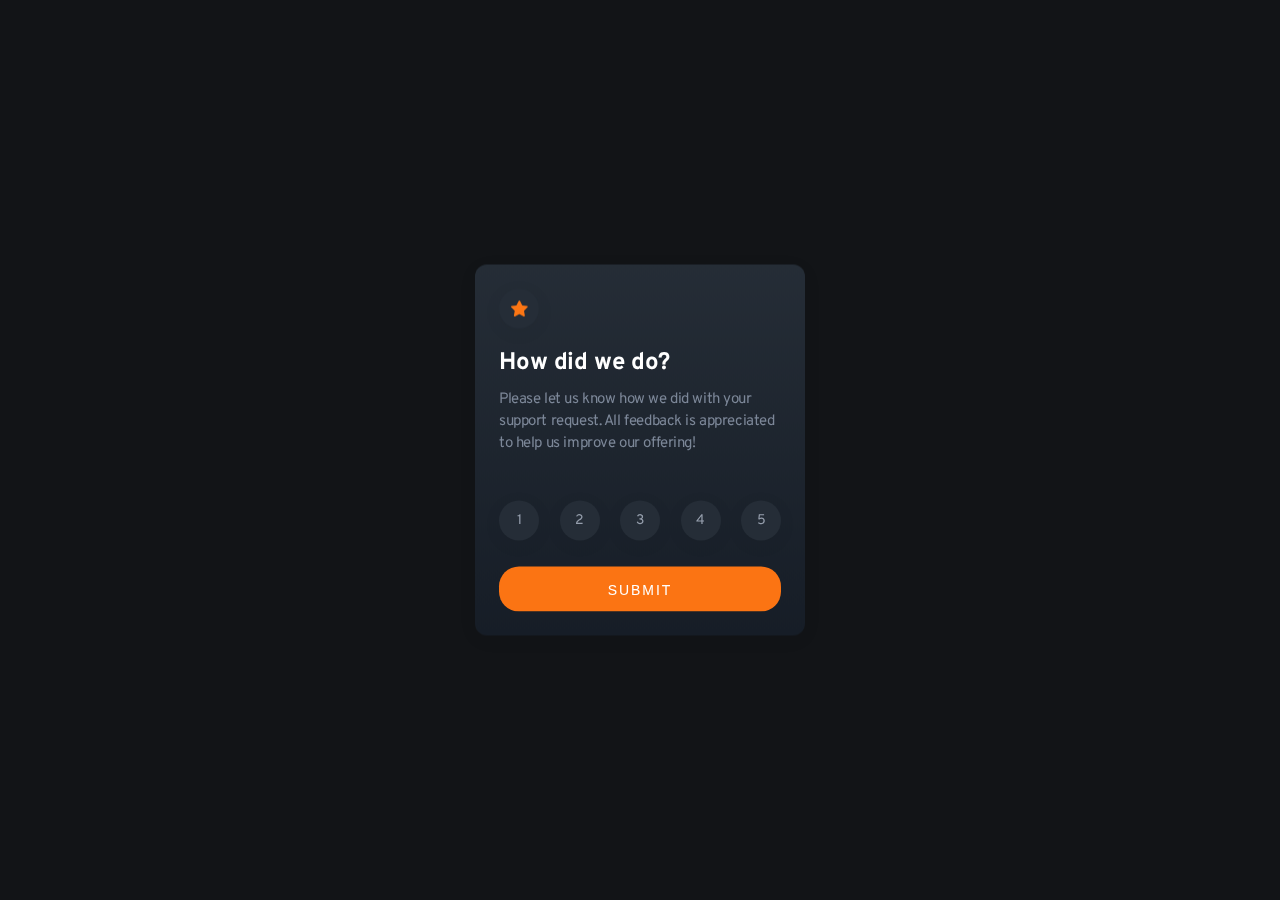
<file: interactive-rating-component-main/index.html>
<!DOCTYPE html>
<html lang="en">
  <head>
    <meta charset="UTF-8" />
    <meta name="viewport" content="width=device-width, initial-scale=1.0" />
    <!-- displays site properly based on user's device -->

    <link
      rel="icon"
      type="image/png"
      sizes="32x32"
      href="./images/favicon-32x32.png" />

    <link rel="stylesheet" href="./css/style.css" />

    <title>Frontend Mentor | Interactive rating component</title>
  </head>
  <body>
    <div class="rating__container">
      <div class="circle">
        <svg width="17" height="16" xmlns="http://www.w3.org/2000/svg">
          <path
            d="m9.067.43 1.99 4.031c.112.228.33.386.58.422l4.45.647a.772.772 0 0 1 .427 1.316l-3.22 3.138a.773.773 0 0 0-.222.683l.76 4.431a.772.772 0 0 1-1.12.813l-3.98-2.092a.773.773 0 0 0-.718 0l-3.98 2.092a.772.772 0 0 1-1.119-.813l.76-4.431a.77.77 0 0 0-.222-.683L.233 6.846A.772.772 0 0 1 .661 5.53l4.449-.647a.772.772 0 0 0 .58-.422L7.68.43a.774.774 0 0 1 1.387 0Z"
            fill="#FC7614" />
        </svg>
      </div>

      <h1>How did we do?</h1>
      <p>
        Please let us know how we did with your support request. All feedback is
        appreciated to help us improve our offering!
      </p>

      <form id="rating_form">
        <ul class="rating__value-container">
          <li>
            <input type="radio" name="radio" value="1" id="rating_1" required />
            <label for="rating_1" class="circle">1</label>
          </li>
          <li>
            <input type="radio" name="radio" value="2" id="rating_2" />
            <label for="rating_2" class="circle">2</label>
          </li>
          <li>
            <input type="radio" name="radio" value="3" id="rating_3" />
            <label for="rating_3" class="circle">3</label>
          </li>
          <li>
            <input type="radio" name="radio" value="4" id="rating_4" />
            <label for="rating_4" class="circle">4</label>
          </li>
          <li>
            <input type="radio" name="radio" value="5" id="rating_5" />
            <label for="rating_5" class="circle">5</label>
          </li>
        </ul>

        <button class="rating__submit-button">Submit</button>
      </form>
    </div>

    <div class="rating__container closed rating__container--back">
      <img
        class="rating__image"
        src="./images/illustration-thank-you.svg"
        alt="mobile form submited" />
      <div class="rating__info" id="rate"></div>
      <h1>Thank you!</h1>
      <p>
        We appreciate you taking the time to give a rating. If you ever need
        more support, don’t hesitate to get in touch!
      </p>
    </div>

    <script src="./js/main.js"></script>
  </body>
</html>
</file>
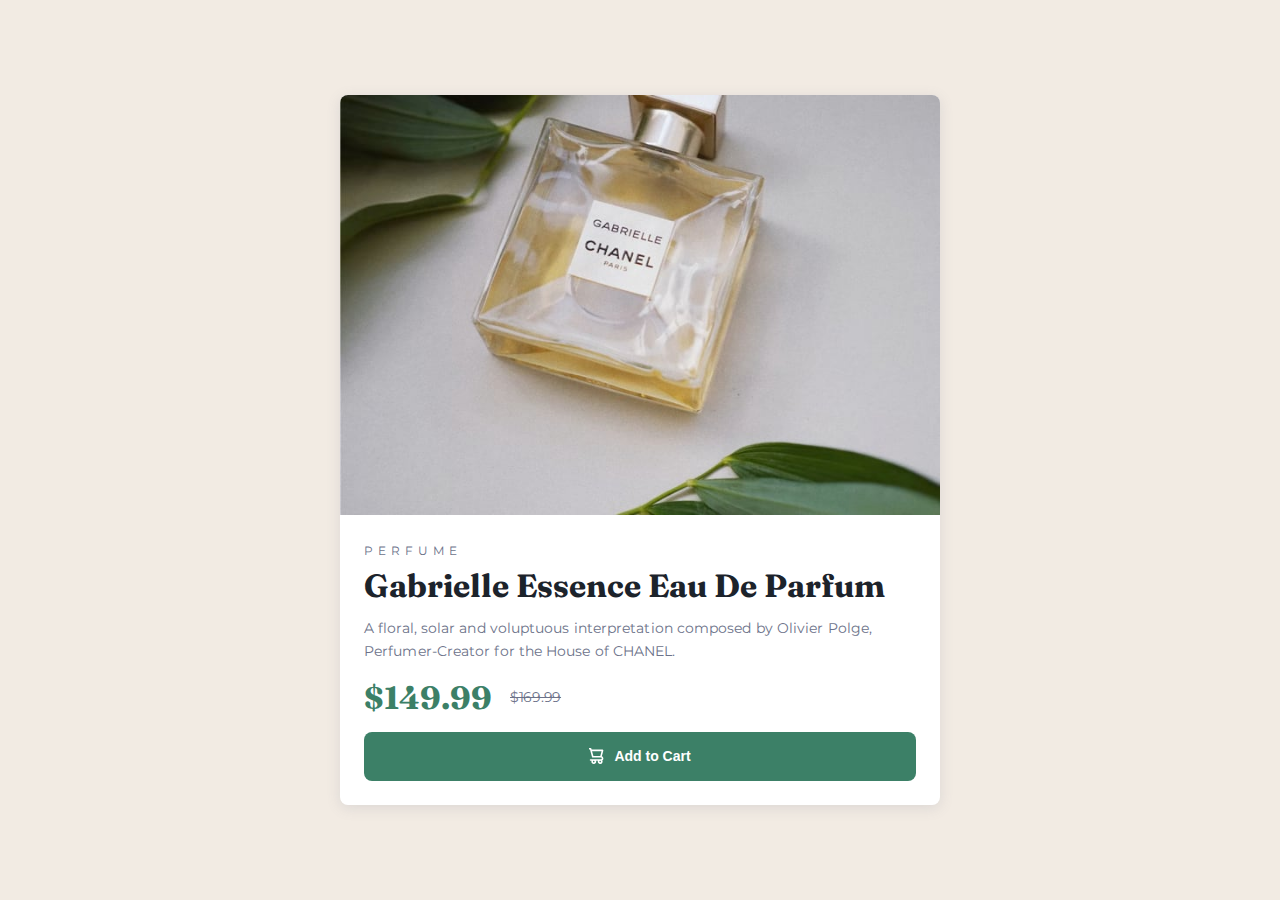
<file: product-preview-card-component-main/index.html>
<!DOCTYPE html>
<html lang="en">
  <head>
    <meta charset="UTF-8" />
    <meta name="viewport" content="width=device-width, initial-scale=1.0" />

    <link
      rel="icon"
      type="image/png"
      sizes="32x32"
      href="./images/favicon-32x32.png" />

    <link rel="stylesheet" href="./css/style.css" />

    <title>Frontend Mentor | Product preview card component</title>
  </head>
  <body>
    <section class="product__container">
      <picture>
        <source
          srcset="./images/image-product-desktop.jpg"
          media="(min-width: 1440px)" />
        <img alt="parfume bottle" src="./images/image-product-mobile.jpg" />
      </picture>

      <div class="product__info">
        <div class="product__category">perfume</div>

        <h2 class="product__title">Gabrielle Essence Eau De Parfum</h2>
        <p class="product__description">
          A floral, solar and voluptuous interpretation composed by Olivier
          Polge, Perfumer-Creator for the House of CHANEL.
        </p>
        <div class="product_price__container">
          <div class="product_price__current">$149.99</div>
          <div class="product_price__original">$169.99</div>
        </div>
        <button class="product__button">
          <svg width="15" height="16" xmlns="http://www.w3.org/2000/svg">
            <path
              d="M14.383 10.388a2.397 2.397 0 0 0-1.518-2.222l1.494-5.593a.8.8 0 0 0-.144-.695.8.8 0 0 0-.631-.28H2.637L2.373.591A.8.8 0 0 0 1.598 0H0v1.598h.983l1.982 7.4a.8.8 0 0 0 .799.59h8.222a.8.8 0 0 1 0 1.599H1.598a.8.8 0 1 0 0 1.598h.943a2.397 2.397 0 1 0 4.507 0h1.885a2.397 2.397 0 1 0 4.331-.376 2.397 2.397 0 0 0 1.12-2.021ZM11.26 7.99H4.395L3.068 3.196h9.477L11.26 7.991Zm-6.465 6.392a.8.8 0 1 1 0-1.598.8.8 0 0 1 0 1.598Zm6.393 0a.8.8 0 1 1 0-1.598.8.8 0 0 1 0 1.598Z"
              fill="#FFF" />
          </svg>
          Add to Cart
        </button>
      </div>
    </section>
  </body>
</html>
</file>
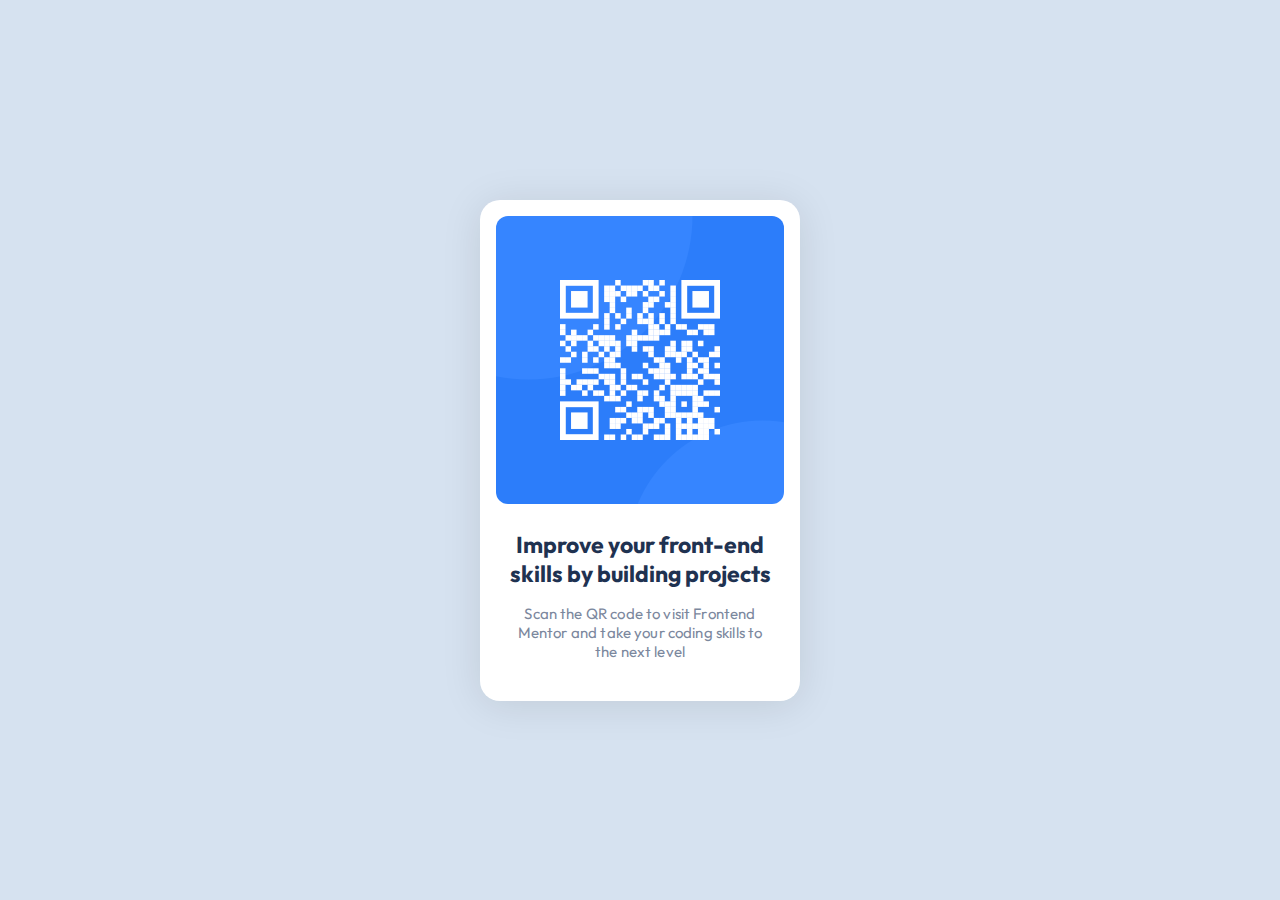
<file: qr-code-component-main/index.html>
<!DOCTYPE html>
<html lang="en">
  <head>
    <meta charset="UTF-8" />
    <meta name="viewport" content="width=device-width, initial-scale=1.0" />
    <!-- displays site properly based on user's device -->

    <link rel="stylesheet" href="./css/style.css" />

    <link
      rel="icon"
      type="image/png"
      sizes="32x32"
      href="./images/favicon-32x32.png" />

    <title>Frontend Mentor | QR code component</title>
  </head>
  <body>
    <section class="card__container">
      <div class="card">
        <img
          class="card__image"
          src="./images/image-qr-code.png"
          alt="link to website asociated with qr code" />
        <h1 class="card__title">
          Improve your front-end skills by building projects
        </h1>
        <p class="card__text">
          Scan the QR code to visit Frontend Mentor and take your coding skills
          to the next level
        </p>
      </div>
    </section>
  </body>
</html>
</file>
<file: interactive-rating-component-main/css/style.css>
@import url('https://fonts.googleapis.com/css2?family=Overpass:wght@400;700&display=swap');

:root {
  box-sizing: border-box;

  --color-orange: hsl(25, 97%, 53%);

  --color-white: hsl(0, 0%, 100%);
  --color-light-grey: hsl(217, 12%, 63%);
  --color-medium-grey: hsl(216, 12%, 54%);
  --color-blue: hsl(213, 19%, 18%);
  --color-vary-dark-blue: hsl(216, 12%, 8%);

  --shadow: 0px 4px 20px hsla(0, 0%, 0%, 0.05);
}

*,
::before,
::after {
  box-sizing: inherit;
  margin: 0;
}

img {
  width: 100%;
  height: auto;
}

body {
  font-size: 15px;
  font-family: 'Overpass', sans-serif;

  background-color: var(--color-vary-dark-blue);
  color: var(--color-white);

  height: 100vh;

  position: relative;
}

.rating__container {
  max-width: 330px;
  width: 100%;

  padding: 24px;

  border-radius: 12px;
  background: linear-gradient(
    180deg,
    var(--color-blue) 0%,
    hsl(215, 27%, 12%) 100%
  );
  box-shadow: var(--shadow);

  position: absolute;
  top: 50%;
  left: 50%;

  transform: translate(-50%, -50%) rotateY(0deg);
  transition: transform 0.5s ease-in-out;
  transform-style: preserve-3d;
  transform-origin: center center;
  -webkit-backface-visibility: hidden;
  backface-visibility: hidden;
}

.rating__container.closed {
  transform: translate(-50%, -50%) rotateY(180deg);
}

.circle {
  width: 40px;
  height: 40px;

  line-height: 14px;
  font-size: 14px;

  border-radius: 50%;

  color: var(--color-light-grey);
  background-color: var(--color-blue);
  box-shadow: var(--shadow);

  display: flex;
  align-items: center;
  justify-content: center;
}

input[type='radio'] {
  -webkit-appearance: none;
  appearance: none;
}

input[type='radio']:checked + .circle {
  background-color: var(--color-orange);
  color: var(--color-white);
}

h1 {
  font-size: 24px;
  font-weight: 700;
  line-height: 30px;
  letter-spacing: -0.005em;

  margin-top: 19px;
}

p {
  line-height: 22px;
  color: var(--color-medium-grey);
  letter-spacing: -0.028em;

  margin-top: 11px;
}

.rating__value-container {
  display: flex;

  justify-content: space-between;
  padding: 0;
  margin-top: 27px;

  list-style: none;
}

.rating__submit-button {
  width: 100%;
  height: 45px;

  border-radius: 20px;
  border: none;
  margin-top: 26px;

  font-size: 14px;
  line-height: 18px;
  letter-spacing: 0.14em;

  text-transform: uppercase;

  background-color: var(--color-orange);
  color: var(--color-white);
}

.rating__container--back {
  text-align: center;
}

.rating__image {
  width: 144px;
  height: 96px;
  margin-top: 10px;
}

.rating__info {
  color: var(--color-orange);
  background-color: var(--color-blue);
  line-height: 22px;
  letter-spacing: -0.028em;
  border-radius: 20px;
  padding: 6px 12px;

  display: inline-block;
  margin-top: 24px;
}

.rating__container--back h1 {
  margin-top: 25px;
}

@media (min-width: 1440px) {
  .rating__container {
    border-radius: 32px;
    max-width: 372px;

    padding-top: 30px;
    padding-right: 36px;
    padding-left: 28px;
    padding-bottom: 32px;
  }

  .circle {
    width: 44px;
    height: 44px;
  }

  h1 {
    letter-spacing: 0.025em;
    margin-top: 29px;
  }

  p {
    letter-spacing: -0.04em;
  }

  .rating__submit-button {
    height: 40px;
    margin-top: 30px;
  }

  .rating__image {
    width: 163px;
    height: 108px;
    margin-top: 13px;
  }

  .rating__container--back h1 {
    letter-spacing: -0.005em;
  }

  .rating__container--back p {
    letter-spacing: -0.028em;
  }

  .rating__submit-button {
    cursor: pointer;
  }

  .rating__submit-button {
    cursor: pointer;
  }

  .rating__submit-button:hover {
    background-color: var(--color-white);
    color: var(--color-orange);
  }

  .rating__value-container .circle:hover {
    cursor: pointer;
    background-color: var(--color-medium-grey);
    color: var(--color-white);
  }
}
</file>
<file: product-preview-card-component-main/css/style.css>
@import url('https://fonts.googleapis.com/css2?family=Montserrat:wght@500;700&display=swap');
@import url('https://fonts.googleapis.com/css2?family=Fraunces:wght@700&display=swap');

:root {
  box-sizing: border-box;

  --color-dark-cyan: hsl(158, 36%, 37%);
  --color-darkest-cyan: hsl(158, 52%, 21%);
  --color-cream: hsl(30, 38%, 92%);

  --color-very-dark-blue: hsl(212, 21%, 14%);
  --color-dark-grayish-blue: hsl(228, 12%, 48%);
  --color-dark-grayish-blue-alpha: rgba(108, 114, 137, 0.16);

  --color-white: hsl(0, 0%, 100%);
}

*,
::before,
::after {
  box-sizing: inherit;
  margin: 0;
}

img {
  width: 100%;
  height: auto;
}

body {
  font-size: 14px;
  font-family: 'Montserrat', sans-serif;
  background-color: var(--color-cream);

  display: flex;
  justify-content: center;
  align-items: center;

  min-height: 100vh;
}

.product__container {
  margin: 28px 16px;
  border-radius: 8px;
  background-color: var(--color-white);

  overflow: hidden;

  box-shadow: 0px 3px 14px var(--color-dark-grayish-blue-alpha);

  max-width: 600px;
}

.product__info {
  padding: 24px;
}

.product__category {
  font-size: 12px;
  font-weight: 00;
  letter-spacing: 0.42em;

  text-transform: uppercase;
  color: var(--color-dark-grayish-blue);
}

.product__title {
  font-family: 'Fraunces', sans-serif;
  font-weight: 700;

  font-size: 32px;
  line-height: 33px;

  color: var(--color-very-dark-blue);
  margin-top: 11px;
}

.product__description {
  color: var(--color-dark-grayish-blue);

  font-size: 14px;
  line-height: 23px;
  letter-spacing: 0.006em;

  margin-top: 15px;
}

.product_price__container {
  margin-top: 18px;
  display: flex;
  align-items: center;
  gap: 18px;
}

.product_price__current {
  font-size: 32px;
  line-height: 33px;

  font-family: 'Fraunces', sans-serif;
  font-weight: 700;
  color: var(--color-dark-cyan);
}

.product_price__original {
  font-size: 14px;
  line-height: 20px;
  letter-spacing: -0.02em;

  color: var(--color-dark-grayish-blue);
  text-decoration: line-through;
}

.product__button {
  background-color: var(--color-dark-cyan);
  border: none;
  outline: none;

  width: 100%;

  font-size: 14px;
  line-height: 17px;
  color: var(--color-white);
  font-weight: 700;

  padding: 16px;
  border-radius: 8px;

  margin-top: 18px;

  display: flex;
  justify-content: center;
  align-items: center;
  gap: 10px;
}

.product__button:hover {
  cursor: pointer;
  background-color: var(--color-darkest-cyan);
}

@media (min-width: 1440px) {
  .product__container {
    display: flex;
    width: 600px;
    height: 450px;
  }

  .product__container picture {
    width: 300px;
    height: auto;
  }

  .product__info {
    padding: 32px;
    width: 300px;
  }

  .product__title {
    margin-top: 20px;
  }

  .product__description {
    margin-top: 21px;
  }

  .product_price__container {
    margin-top: 23px;
  }

  .product__button {
    margin-top: 29px;
  }
}
</file>
<file: qr-code-component-main/css/style.css>
@import url('https://fonts.googleapis.com/css2?family=Outfit:wght@400;700&display=swap');

:root {
  box-sizing: border-box;

  --color-white: hsl(0, 0%, 100%);
  --color-gray: hsl(212, 45%, 89%);
  --color-grayish_blue: hsl(220, 15%, 55%);
  --color-drak_blue: hsl(218, 44%, 22%);
}

*,
::before,
::after {
  box-sizing: inherit;
  margin: 0;
}

img {
  width: 100%;
  height: auto;
}

body {
  font-size: 15px;
  font-family: 'Outfit', sans-serif;
}

.card__container {
  background-color: var(--color-gray);

  width: 100%;
  height: 100vh;

  display: flex;
  justify-content: center;
  align-items: center;
}

.card {
  width: 320px;
  padding: 16px;

  background-color: var(--color-white);
  border-radius: 20px;
  box-shadow: 0px 4px 40px rgba(0, 0, 0, 0.1);

  max-width: 1300px;
  max-height: 720px;
}

.card__image {
  border-radius: 12px;
}

.card__title {
  margin: 22px 12px 0;
  font-size: 23px;
  font-weight: 700;

  text-align: center;
  color: var(--color-drak_blue);
}

.card__text {
  margin: 16px 16px 24px;

  text-align: center;
  letter-spacing: 0.01em;

  color: var(--color-grayish_blue);
}

@media (min-width: 1440px) {
  body {
    display: flex;
    justify-content: center;
    align-items: center;

    min-height: 100vh;
  }

  .card__container {
    max-width: 1300px;
    max-height: 720px;
    box-shadow: 0px 24px 32px rgba(0, 0, 0, 0.1);
  }
}
</file>
